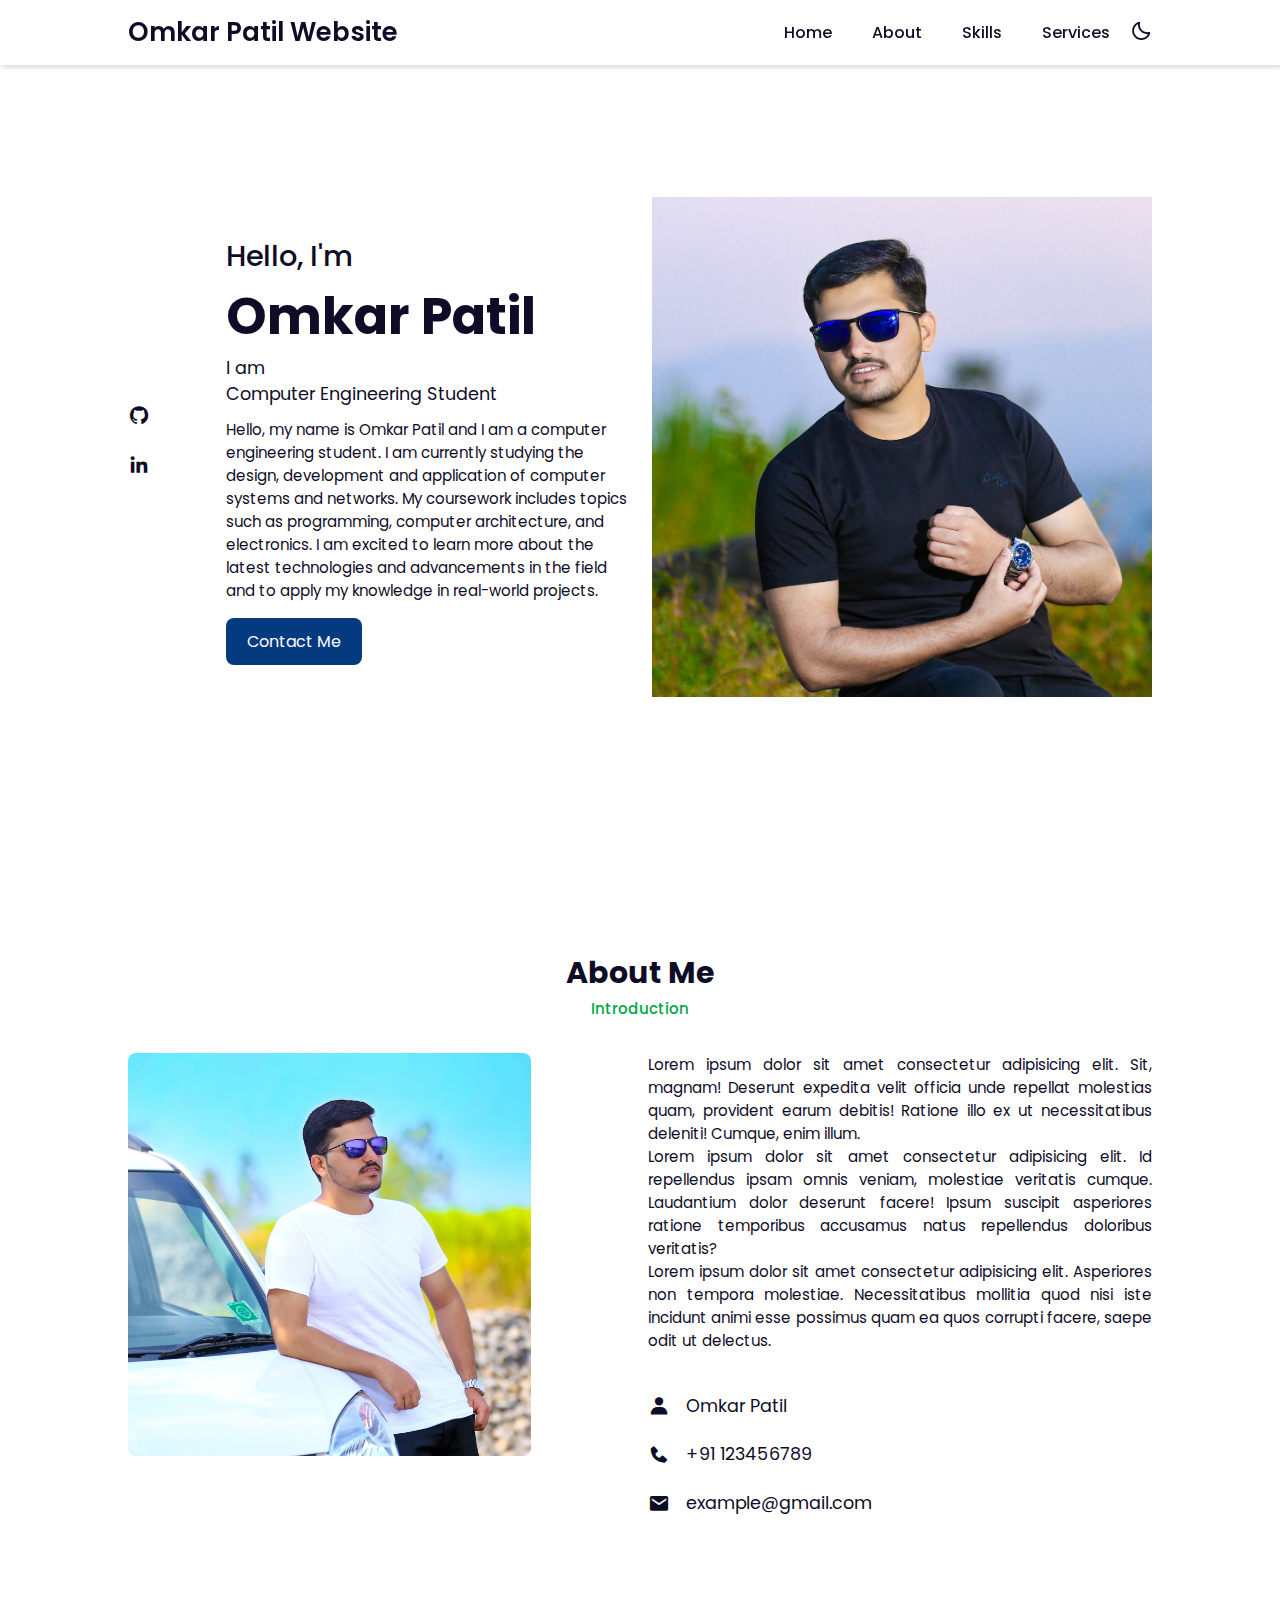
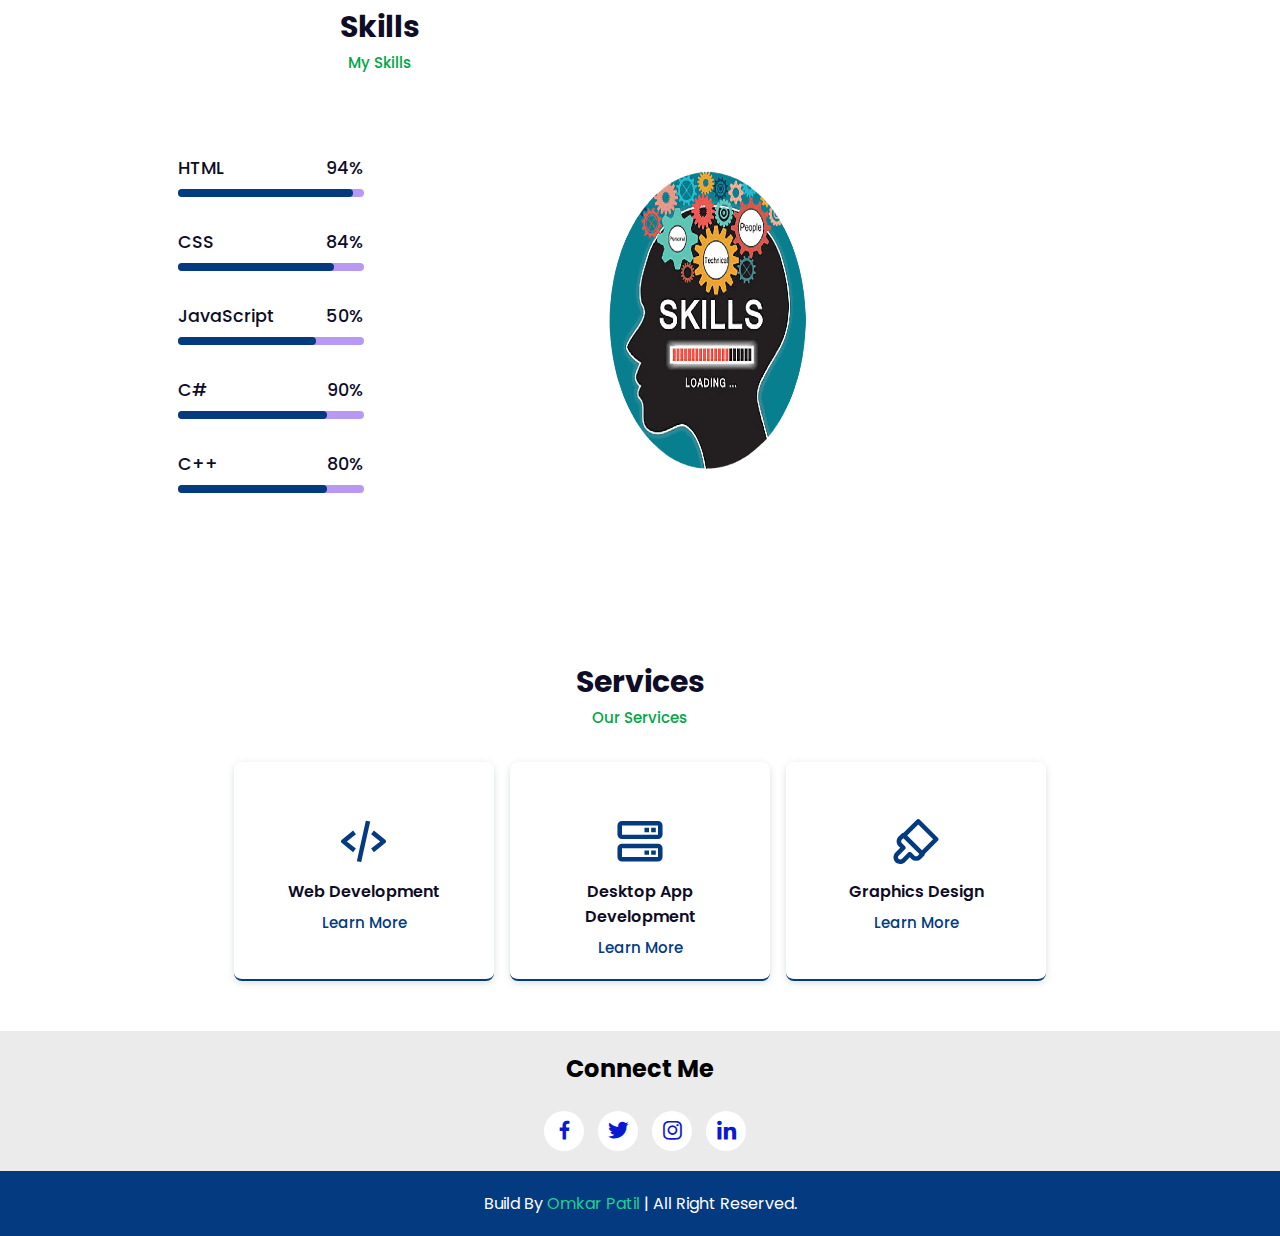
<file: Task 2/index.html>
<!DOCTYPE html>
<html lang="en">

<head>
    <meta charset="UTF-8">
    <meta http-equiv="X-UA-Compatible" content="IE=edge">
    <meta name="viewport" content="width=device-width, initial-scale=1.0">
    <title>Portfolio | Omkar Patil </title>
    <!--Link CSS-->
    <link rel="stylesheet" href="style.css">
    <!-- Box Icons -->
    <link rel="stylesheet" href="https://cdn.jsdelivr.net/npm/boxicons@latest/css/boxicons.min.css">
</head>

<body>
    <!-- Navbar -->
    <header>
        <a href="#" class="logo"> Omkar Patil Website</a>
        <div class="bx bx-menu" id="menu-icon"></div>

        <ul class="navbar">
            <li><a href="#home">Home</a></li>
            <li><a href="#about">About</a></li>
            <li><a href="#skills">Skills</a></li>
            <li><a href="#services">Services</a></li>
            <!--<li><a href="#portfolio">Portfolio</a></li>
            <li><a href="#contact">Contact</a></li>--->
            <div class="bx bx-moon" id="darkmode"></div>
        </ul>
    </header>
    <!-- Home -->

    <section class="home" id="home">
        <div class="social">
            <a href="#" target="_blank"><i class='bx bxl-github'></i></a>

            <a href="#" target="_blank"><i class='bx bxl-linkedin'></i></a>
        </div>
        <div class="home-img">
            <img src="omi.jpg" alt="Omkar Photo" width="500" height="500">
        </div>
        <div class="home-text">
            <span>Hello, I'm</span>
            <h1>Omkar Patil</h1>
            <h2>I am<br>
                 Computer Engineering Student</h2>
            <p>Hello, my name is Omkar Patil and I am
            a computer engineering student. I am
            currently studying the design, development
            and application of computer systems and
            networks. My coursework includes topics
            such as programming, computer architecture,
            and electronics. I am excited to learn more
            about the latest technologies and
            advancements in the field and to apply my
            knowledge in real-world projects.</p>
            <a href="mailto:#" class="btn">Contact Me</a>
        </div>
    </section>
    <!-- About -->
    <section class="about" id="about">
        <div class="heading">
            <h2>About Me</h2>
            <span>Introduction</span>
        </div>
        <!-- About Content -->
        <div class="about-container">
            <div class="about-img">
                <img src="omi2.jpg" alt="Omkar Picture">
            </div>
            <div class="about-text">
                <p>Lorem ipsum dolor sit amet consectetur adipisicing elit. Sit, magnam! Deserunt expedita velit officia
                    unde repellat molestias quam, provident earum debitis! Ratione illo ex ut necessitatibus deleniti!
                    Cumque, enim illum.
                    <br>
                    Lorem ipsum dolor sit amet consectetur adipisicing elit. Id repellendus ipsam omnis veniam,
                    molestiae veritatis cumque. Laudantium dolor deserunt facere! Ipsum suscipit asperiores ratione
                    temporibus accusamus natus repellendus doloribus veritatis?
                    <br>
                    Lorem ipsum dolor sit amet consectetur adipisicing elit. Asperiores non tempora molestiae.
                    Necessitatibus mollitia quod nisi iste incidunt animi esse possimus quam ea quos corrupti facere,
                    saepe odit ut delectus.
                </p>
                <br>
                <div class="information">
                    <!-- Box 1 -->
                    <div class="info-box">
                        <i class='bx bxs-user'></i>
                        <span>Omkar Patil</span>
                    </div>
                    <!-- Box 2 -->
                    <div class="info-box">
                        <i class='bx bxs-phone'></i>
                        <span>+91 123456789</span>
                    </div>
                    <!-- Box 3 -->
                    <div class="info-box">
                        <i class='bx bxs-envelope'></i>
                        <span>example@gmail.com</span>
                    </div>
                </div>
                <!-- <a href="#" class="btn">Download Cv</a>-->
            </div>
            <!-- Skills -->
            <section class="skills" id="skills">
                <div class="heading">
                    <h2>Skills</h2>
                    <span>My Skills</span>
                </div>
                <!-- Skills Content -->
                <div class="skills-container">
                    <div class="bars">
                        <!-- Box 1 -->
                        <div class="bars-box">
                            <h3>HTML</h3>
                            <span>94%</span>
                            <div class="light-bar"></div>
                            <div class="percent-bar html-bar"></div>
                        </div>
                        <!-- Box 2 -->
                        <div class="bars-box">
                            <h3>CSS</h3>
                            <span>84%</span>
                            <div class="light-bar"></div>
                            <div class="percent-bar css-bar"></div>
                        </div>
                        <!-- Box 3 -->
                        <div class="bars-box">
                            <h3>JavaScript</h3>
                            <span>50%</span>
                            <div class="light-bar"></div>
                            <div class="percent-bar js-bar"></div>
                        </div>
                        <!-- Box 4 -->
                        <div class="bars-box">
                            <h3>C#</h3>
                            <span>90%</span>
                            <div class="light-bar"></div>
                            <div class="percent-bar react-bar"></div>
                        </div>
                        <!-- Box 5 -->
                        <div class="bars-box">
                            <h3>C++</h3>
                            <span>80%</span>
                            <div class="light-bar"></div>
                            <div class="percent-bar react-bar"></div>
                        </div>
                    </div>
                    <div class="skills-img">
                        <img src="skill.png" alt="skill image" width="500" height="300">
                    </div>
                </div>
            </section>
        </div>
    </section>
    <!-- Services -->
    <section class="services" id="services">
        <div class="heading">
            <h2>Services</h2>
            <span>Our Services</span>
        </div>
        <div class="services-content">
            <!-- Box 1 -->
            <div class="services-box">
                <i class='bx bx-code-alt'></i>
                <h3>Web Development</h3>
                <a href="#">Learn More</a>
            </div>
            <!-- Box 2 -->
            <div class="services-box">
                <i class='bx bx-server'></i>
                <h3>Desktop App Development</h3>
                <a href="#">Learn More</a>
            </div>
            <!-- Box 3 -->
            <div class="services-box">
                <i class='bx bx-brush'></i>
                <h3>Graphics Design</h3>
                <a href="#">Learn More</a>
            </div>
        </div>
    </section>
    <!-- Footer -->
    <div class="footer">
        <h2>Connect Me</h2>
        <div class="footer-social">
            <a href="#" target="_blank"><i class='bx bxl-facebook'></i></a>
            <a href="#"><i class='bx bxl-twitter'></i></a>
            <a href="#"><i class='bx bxl-instagram'></i></a>
            <a href="#"><i class='bx bxl-linkedin'></i></a>
        </div>
    </div>
    <!-- Copyright -->
    <div class="copyright">
        <p>Build By <a href="">Omkar Patil</a> | All Right Reserved.</p>
    </div>
    <!--JavaScript-->
    <script src="main.js"></script>
</body>

</html>
</file>
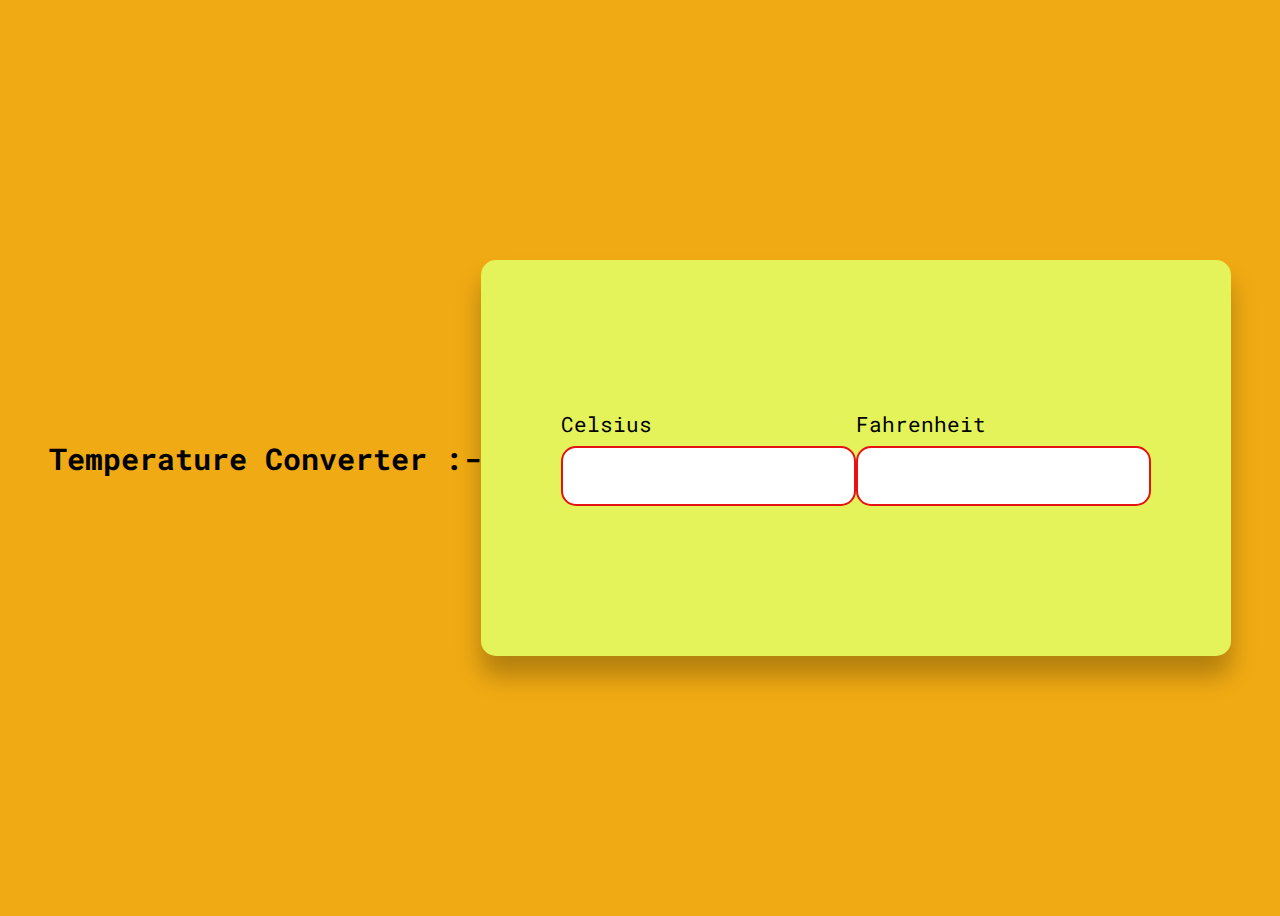
<file: Task 3/index.html>
<!DOCTYPE html> 
<html lang="en">
 
  <head>
    <meta charset="UTF-8" />
    <meta http-equiv="X-UA-Compatible" content="IE=edge" />
    <meta name="viewport" content="width=device-width, initial-scale=1.0" />
    
    <title>Temperature Converter</title>
    <h1 style="font-size:30px;">Temperature Converter&nbsp;:-  </h1>
    <link rel="stylesheet" href="style.css" />
  </head>
  <body>

    <div class="container">
      <div class="cf">
        <label for="celsius">Celsius</label>
        <input type="number" id="celsius" />
      </div>
      <div class="cf">
        <label for="celsius">Fahrenheit</label>
        <input type="number" id="fahrenheit" />
      </div>
    </div>
    <script src="script.js"></script>
  </body>
</html>
</file>
<file: Task 2/style.css>
/* Google Fonts */
@import url("https://fonts.googleapis.com/css2?family=Poppins:wght@200;300;400;500;600;700&display=swap");
* {
  margin: 0;
  padding: 0;
  box-sizing: border-box;
  list-style: none;
  text-decoration: none;
  scroll-behavior: smooth;
  scroll-padding-top: 2rem;
  font-family: "Poppins", sans-serif;
}
:root {
  --main-color: #033a80;
  --bg-color: #fff;
  --text-color: #0f0c27;
  --hover: hsl(260, 100%, 51%);

  --big-font: 3.2rem;
  --medium-font: 1.8rem;
  --p-font: 0.941rem;
}
section {
  padding: 50px 10%;
}
body.active {
  --text-color: #fff;
  --bg-color: #0f0c27;
}
body {
  background: var(--bg-color);
  color: var(--text-color);
}
*::selection {
  color: var(--bg-color);
  background: var(--main-color);
}
.heading {
  text-align: center;
}
.heading h2 {
  font-size: 30px;
}

.heading span {
  font-size: var(--p-font);
  color: rgb(2, 166, 70);
}
header {
  position: fixed;
  width: 100%;
  top: 0;
  right: 0;
  z-index: 1000;
  display: flex;
  align-items: center;
  justify-content: space-between;
  background: var(--bg-color);
  padding: 13px 10%;
  transition: 0.2s;
  box-shadow: -3px -3px 7px #ffffff73,
				2px 2px 5px rgba(94, 104, 121, 0.288);
}
header.shadow {
  box-shadow: 0 0 4px rgb(14 55 54 / 15%);
}
.logo {
  font-size: 1.61rem;
  font-weight: 600;
  color: var(--text-color);
}
.navbar {
  display: flex;
}
.navbar a {
  font-size: 1rem;
  padding: 10px 20px;
  color: var(--text-color);
  font-weight: 500;
}
.navbar a:hover {
  color: var(--hover);
}
#menu-icon {
  font-size: 24px;
  cursor: pointer;
  z-index: 10001;
  display: none;
}
#darkmode {
  font-size: 22px;
  cursor: pointer;
}
.home {
  position: relative;
  width: 100%;
  min-height: 100vh;
  display: grid;
  grid-template-columns: 0.2fr 1fr 1fr;
  align-items: center;
  gap: 1rem;
}
.home-img {
  order: 3;
  width: 10%;
}

.home-text span {
  font-size: var(--medium-font);
  font-weight: 500;
}
.home-text h1 {
  font-size: var(--big-font);
}
.home-text h2 {
  font-size: 1.1rem;
  font-weight: 400;
}
.home-text p {
  font-size: var(--p-font);
  font-weight: 400;
  margin: 0.7rem 0 1rem;
}
.social {
  display: flex;
  flex-direction: column;
}
.social a {
  margin-bottom: 1rem;
  font-size: 22px;
  color: var(--text-color);
}
.social a:hover {
  color: var(--hover);
}
.btn {
  display: inline-block;
  background: var(--main-color);
  color: #fff;
  padding: 0.7rem 1.3rem;
  border-radius: 0.5rem;
}
.btn:hover {
  background: var(--hover);
}


.about-container {
  display: grid;
  grid-template-columns: repeat(2, 1fr);
  gap: 1rem;
  margin-top: 2rem;
}

.about-img img {
  width: 80%;
  border-radius: 0.5rem;
}
.about-text p {
  font-size: var(--p-font);
  font-weight: 400;
  text-align: justify;
}
.information {
  margin: 1rem 0 1.4rem;
}
.information .info-box {
  display: flex;
  align-items: center;
  margin-bottom: 1.4rem;
}
.information .info-box .bx {
  font-size: 22px;
}
.information .info-box span {
  font-weight: 400;
  margin-left: 1rem;
}
.skills-container {
  display: grid;
  grid-template-columns: repeat(2, 1fr);
  align-items: center;
  gap: 2rem;
  margin-top: 4rem;
}
.skills-img img {
  width: 250%;
  padding-left: 10rem;
  object-position:center;
}
.bars-box {
  position: relative;
  display: flex;
  justify-content: space-between;
  align-items: center;
  padding: 1rem 0;
  margin-bottom: 1rem;
}
.bars-box h3,
span {
  font-size: 1.1rem;
  font-weight: 500;
}
.light-bar {
  position: absolute;
  bottom: 0;
  left: 0;
  width: 100%;
  height: 0.5rem;
  background: hsla(260, 100%, 44%, 0.4);
  border-radius: 0.5rem;
}
.percent-bar {
  position: absolute;
  bottom: 0;
  left: 0;
  height: 0.5rem;
  background: var(--main-color);
  border-radius: 0.5rem;
}
.html-bar {
  width: 94%;
}
.css-bar {
  width: 84%;
}
.js-bar {
  width: 74%;
}
.react-bar {
  width: 80%;
}
.services-content {
  display: grid;
  grid-template-columns: repeat(auto-fit, minmax(200px, auto));
  justify-content: center;
  gap: 1rem;
  margin-top: 2rem;
}
.services-box {
  padding: 20px;
  width: 260px;
  display: flex;
  flex-direction: column;
  align-items: center;
  text-align: center;
  border-radius: 0.5rem;
  border-bottom: 2px solid var(--main-color);
  box-shadow: 0 2px 7px rgb(14 55 54 / 15%);
}
.services-box:hover{
 background-color: #02225a;
}

.services-box h3 {
  font-size: 1rem;
  font-weight: 600;
  margin: 0.7rem 0 0.4rem;
}
.services-box:hover h3{
  color: #fff;
}
.services-box .bx {
  padding-top: 2rem;
  font-size: 54px;
  color: var(--main-color);
}
.services-box:hover .bx{
  color: #22cf91;
}
.services-box a {
  color: var(--main-color);
  font-size: var(--p-font);
  font-weight: 500;
}
.services-box:hover a{
  color: #8b8a8f;
}
.portfolio-content {
  display: grid;
  grid-template-columns: repeat(auto-fit, minmax(280px, auto));
  gap: 1rem;
  margin-top: 2rem;
}
.portfolio-img {
  overflow: hidden;
  border-radius: 0.5rem;
}
.portfolio-img img {
  width: 100%;
  display: block;
}
.portfolio-img img:hover {
  transform: scale(1.1);
  transition: 1s;
}
.contact-form {
  display: grid;
  place-items: center;
  margin-top: 2rem;
}
.contact-form form {
  display: flex;
  flex-direction: column;
  width: 650px;
}
form input,
textarea {
  padding: 15px;
  border-radius: 0.5rem;
  width: 100%;
  border: none;
  outline: none;
  background: hsla(260, 100%, 44%, 0.1);
  margin-bottom: 1rem;
  color: var(--text-color);
}
form input::placeholder,
textarea::placeholder {
  color: var(--text-color);
}
form textarea {
  resize: none;
  height: 200px;
}
.contact-button {
  width: 160px;
  cursor: pointer;
  background: #2768d9;
  color: #fff;
  justify-content: center;
  text-transform: uppercase;
  letter-spacing: 1px;
  margin-left: 35%;
}
.contact-button:hover {
  background: var(--hover);
}
.footer {
  display: grid;
  place-items: center;
  padding: 20px;
  background: #ebebeb;
  color: #000;
}
.footer h2 {
  font-size: 1.5rem;
  margin-bottom: 1.6rem;
}
.footer-social a i{
  color: rgb(10, 26, 208);
  font-size: 25px;
  margin-left: 10px;
  text-align: center;
  line-height: 40px;
  background-color: #fff;
  border-radius: 50%;
  width: 40px;
  height: 40px;
}
.copyright {
  padding: 20px;
  background: var(--main-color);
  text-align: center;
  color: #fff;
}
.copyright a{
  color: #22cf91;
}
/* Making Responsive */
@media (max-width: 991px) {
  header {
    padding: 18px 4%;
  }
  section {
    padding: 50px 4%;
  }
}
@media (max-width: 881px) {
  :root {
    --big-font: 2.7rem;
    --medium-font: 1.4rem;
  }
}
@media (max-width: 768px) {
  :root {
    --big-font: 2.4rem;
    --medium-font: 1.2rem;
  }
  header {
    padding: 11px 4%;
  }
  #menu-icon {
    display: initial;
    color: var(--text-color);
  }
  header .navbar {
    position: absolute;
    top: -500px;
    left: 0;
    right: 0;
    display: flex;
    flex-direction: column;
    background: var(--bg-color);
    box-shadow: 0 4px 4px rgb(0 0 0 / 10%);
    transition: 0.2s ease;
    text-align: center;
  }
  .navbar.active {
    top: 100%;
  }
  .navbar a {
    padding: 1.5rem;
    display: block;
    background: var(--bg-color);
  }
  #darkmode {
    position: absolute;
    top: 1.4rem;
    right: 2rem;
  }
  .scroll-down {
    display: none;
  }
  .home {
    grid-template-columns: 0.5fr 3fr;
  }
  .home-text {
    grid-column: 1/3;
    padding-left: 1.4rem;
  }
  .home-img {
    order: initial;
  }
  .about-container {
    grid-template-columns: 1fr;
  }
  .about-img {
    display: flex;
    justify-content: center;
  }
  .skills-container {
    grid-template-columns: 1fr;
  }
  .skills-img img {
    padding-left: 0;
  }
  .skills-img {
    padding-top: 2rem;
    display: flex;
    justify-content: center;
  }
  .contact-form form{
    width: 300px;
  }
  .contact-button{
    margin-left: 25%;
  }
}
@media (max-width: 340px) {
  :root {
    --big-font: 1.7rem;
    --medium-font: 1.1rem;
  }
  .home-text span {
    font-size: 1rem;
  }
  .home-text h2 {
    font-size: 0.9rem;
    font-weight: 500;
  }
  .information .info-box span {
    font-size: 1rem;
  }
  .portfolio-content {
    grid-template-columns: repeat(auto-fit, minmax(200px, auto));
  }
  .contact-form form{
    width: 300px;
  }
  .contact-button{
    margin-left: 25%;
  }
}
</file>
<file: Task 3/style.css>
@import url('https://fonts.googleapis.com/css2?family=Roboto+Mono:wght@500&display=swap');


* {
  margin: 15;
  padding: 10;
  box-sizing: border-box;
  font-family: 'Roboto Mono';
  font-size: 21px;
}

body {
  height: 100vh;
  background-color:rgba(240, 168, 12, 0.973);
  display: flex;
  align-items: center;
  justify-content: center;
}

.container {
  width: 750px;
  background-color: rgb(228, 243, 90);
  padding: 150px 80px;
  box-shadow: 0 20px 25px rgba(0, 0, 0, 0.25);
  border-radius: 15px;
  display: flex;
  justify-content: space-between;
}

.cf {
  width: 205%;
}

input {
  width: 100%;
  height: 60px;
  border-radius: 15px;
  border: 2px solid #e81212;
  outline: none;
  margin-top: 8px;
  padding: 0 10px;
}

input:focus {
  border-color: #5e8b7e;
}
</file>
